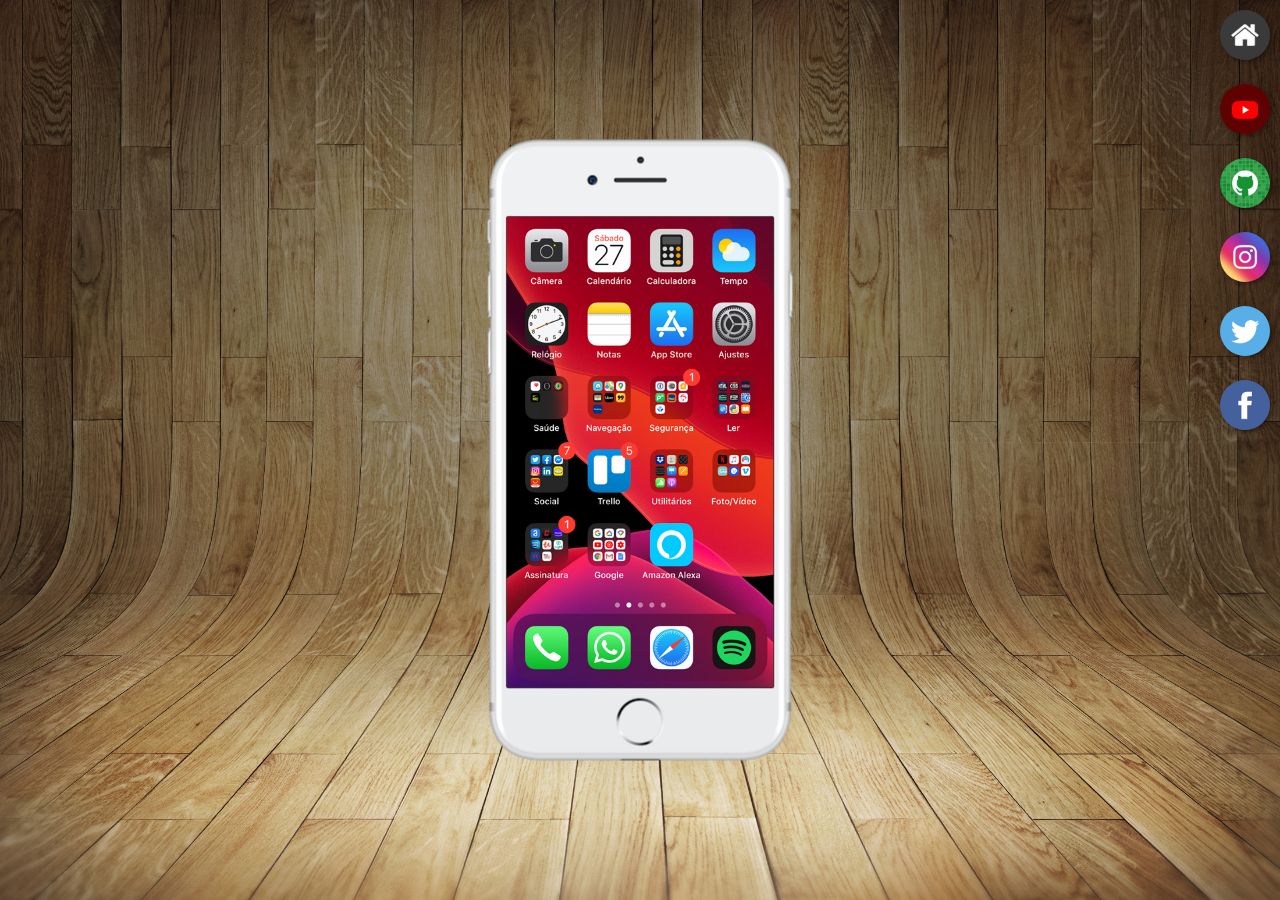
<file: index.html>
<!DOCTYPE html>
<html lang="pt-br">
<head>
    <meta charset="UTF-8">
    <meta name="viewport" content="width=device-width, initial-scale=1.0">
    <link rel="shortcut icon" href="favicon.ico" type="image/x-icon">
    <link rel="stylesheet" href="estilos/style.css">
    <title>Projeto Redes Sociais</title>
</head>
<body>
    <main>
        <section id="telefone">
            <iframe src="home.html" name="tela" id="tela" frameborder="0">Seu navegador não é compatível com isso...</iframe>
        </section>
        <section id="redes-sociais">
            <a href="home.html" target="tela"><img src="imagens/logo-home.jpg" alt=""></a><br>
            <a href="youtube.html" target="tela"><img src="imagens/logo-youtube.jpg" alt=""></a><br>
            <a href="github.html" target="tela"><img src="imagens/logo-github.jpg" alt=""></a><br>
            <a href="instagram.html" target="tela"><img src="imagens/logo-instagram.jpg" alt=""></a><br>
            <a href="#" target="tela"><img src="imagens/logo-twitter.jpg" alt=""></a><br>
            <a href="#" target="tela"><img src="imagens/logo-facebook.jpg" alt=""></a>
        </section>
    </main>
</body>
</html>
</file>
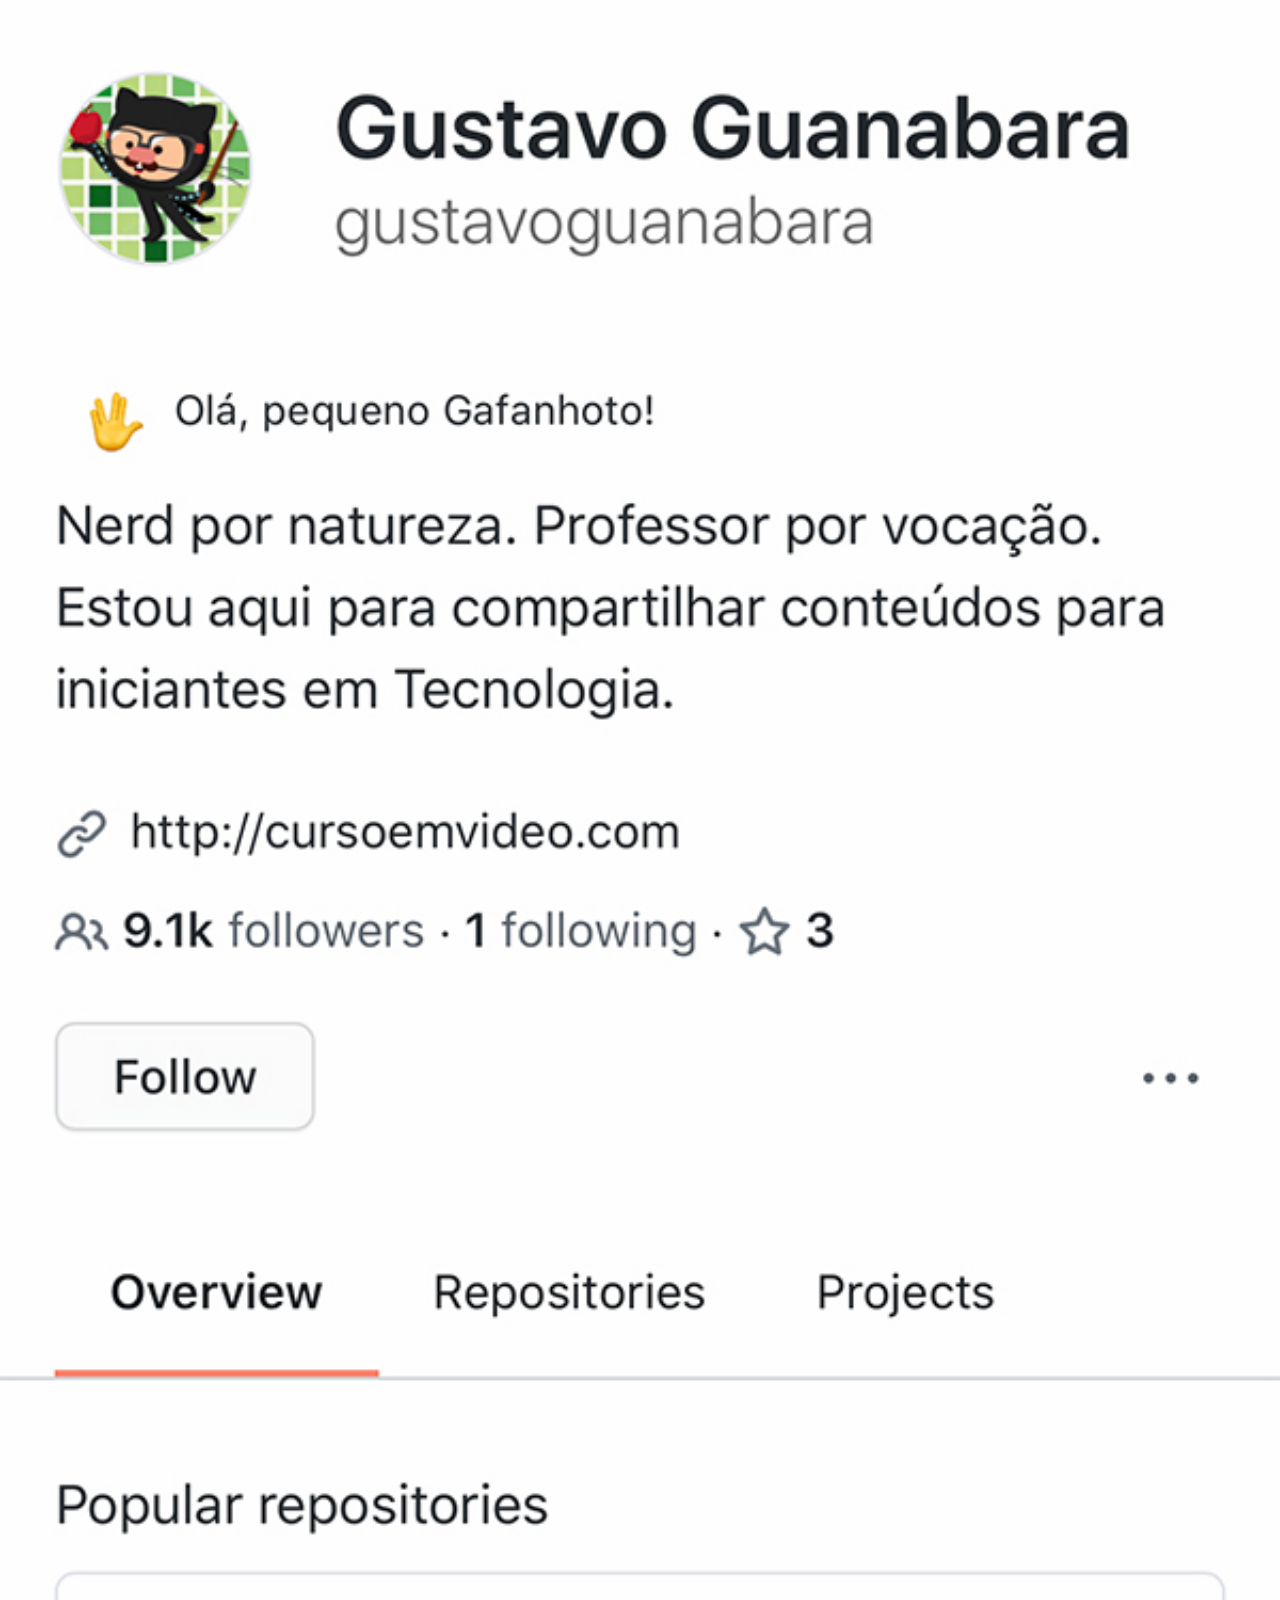
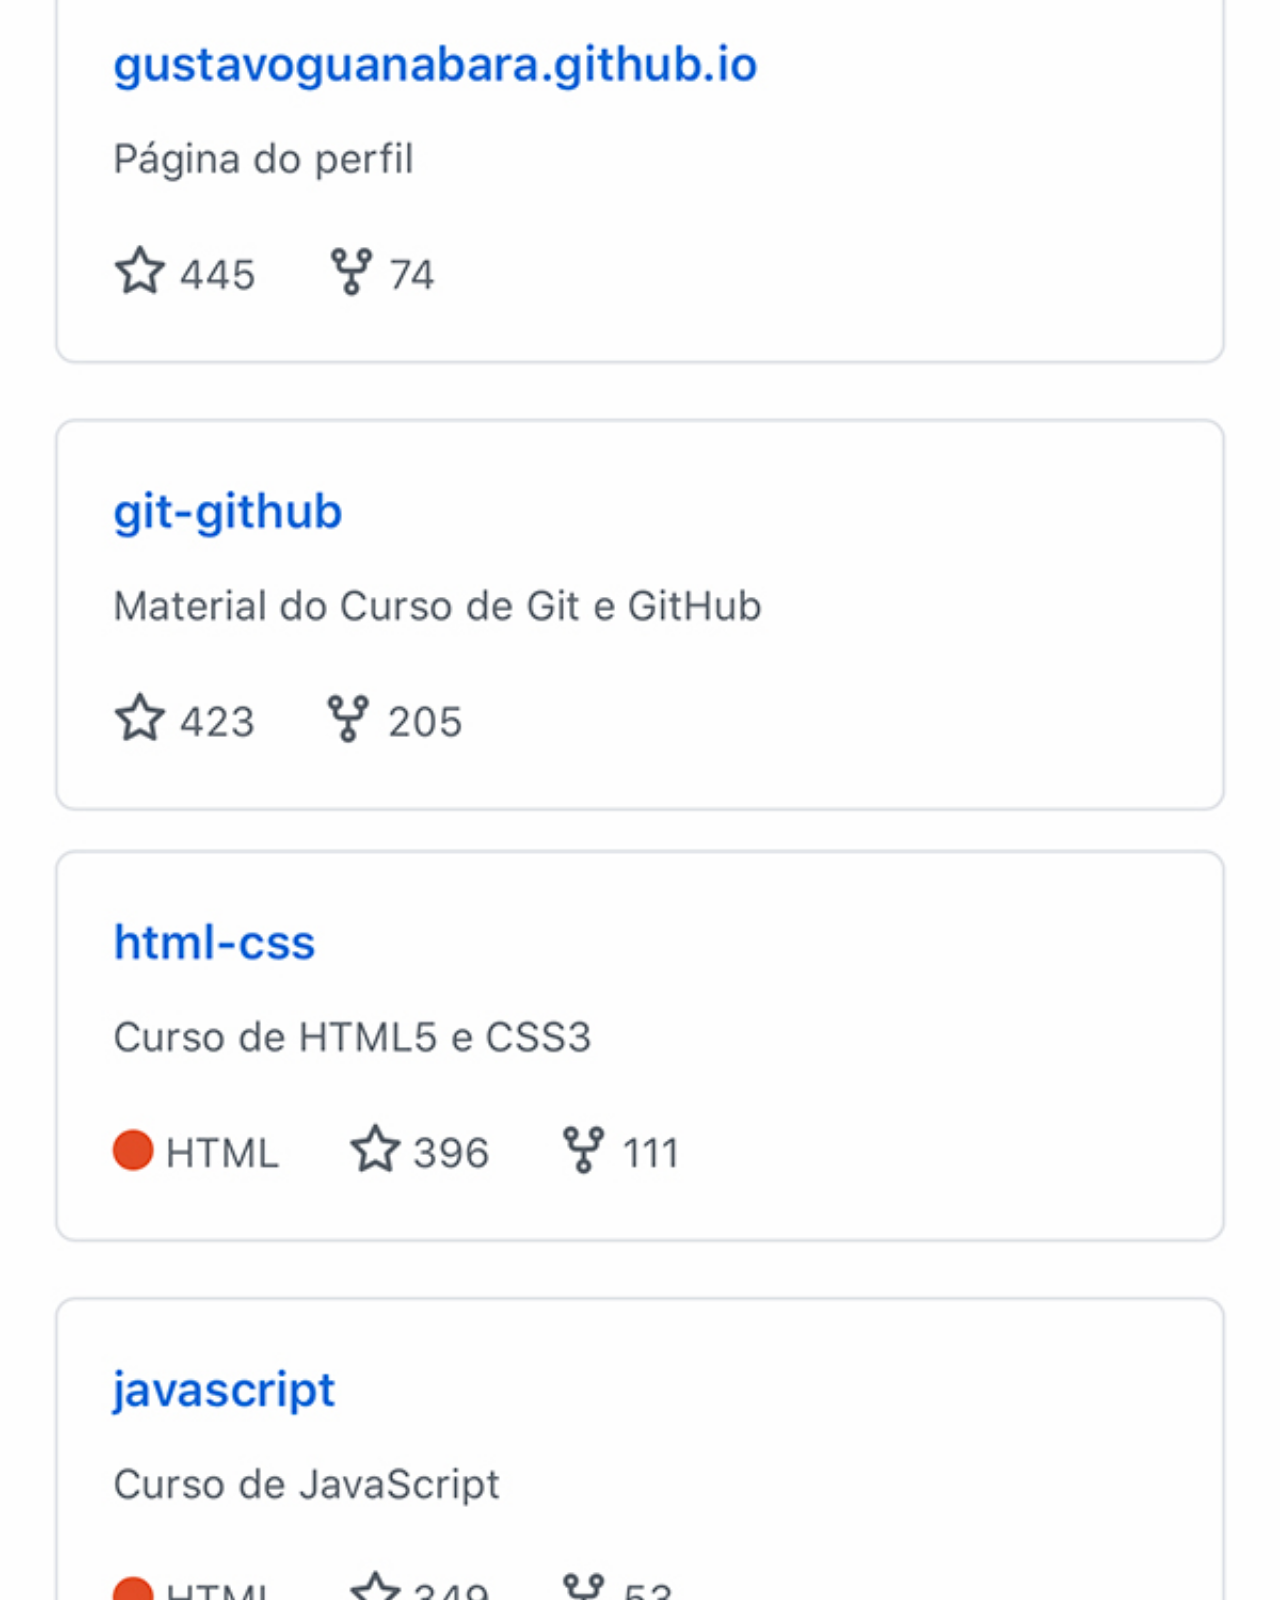
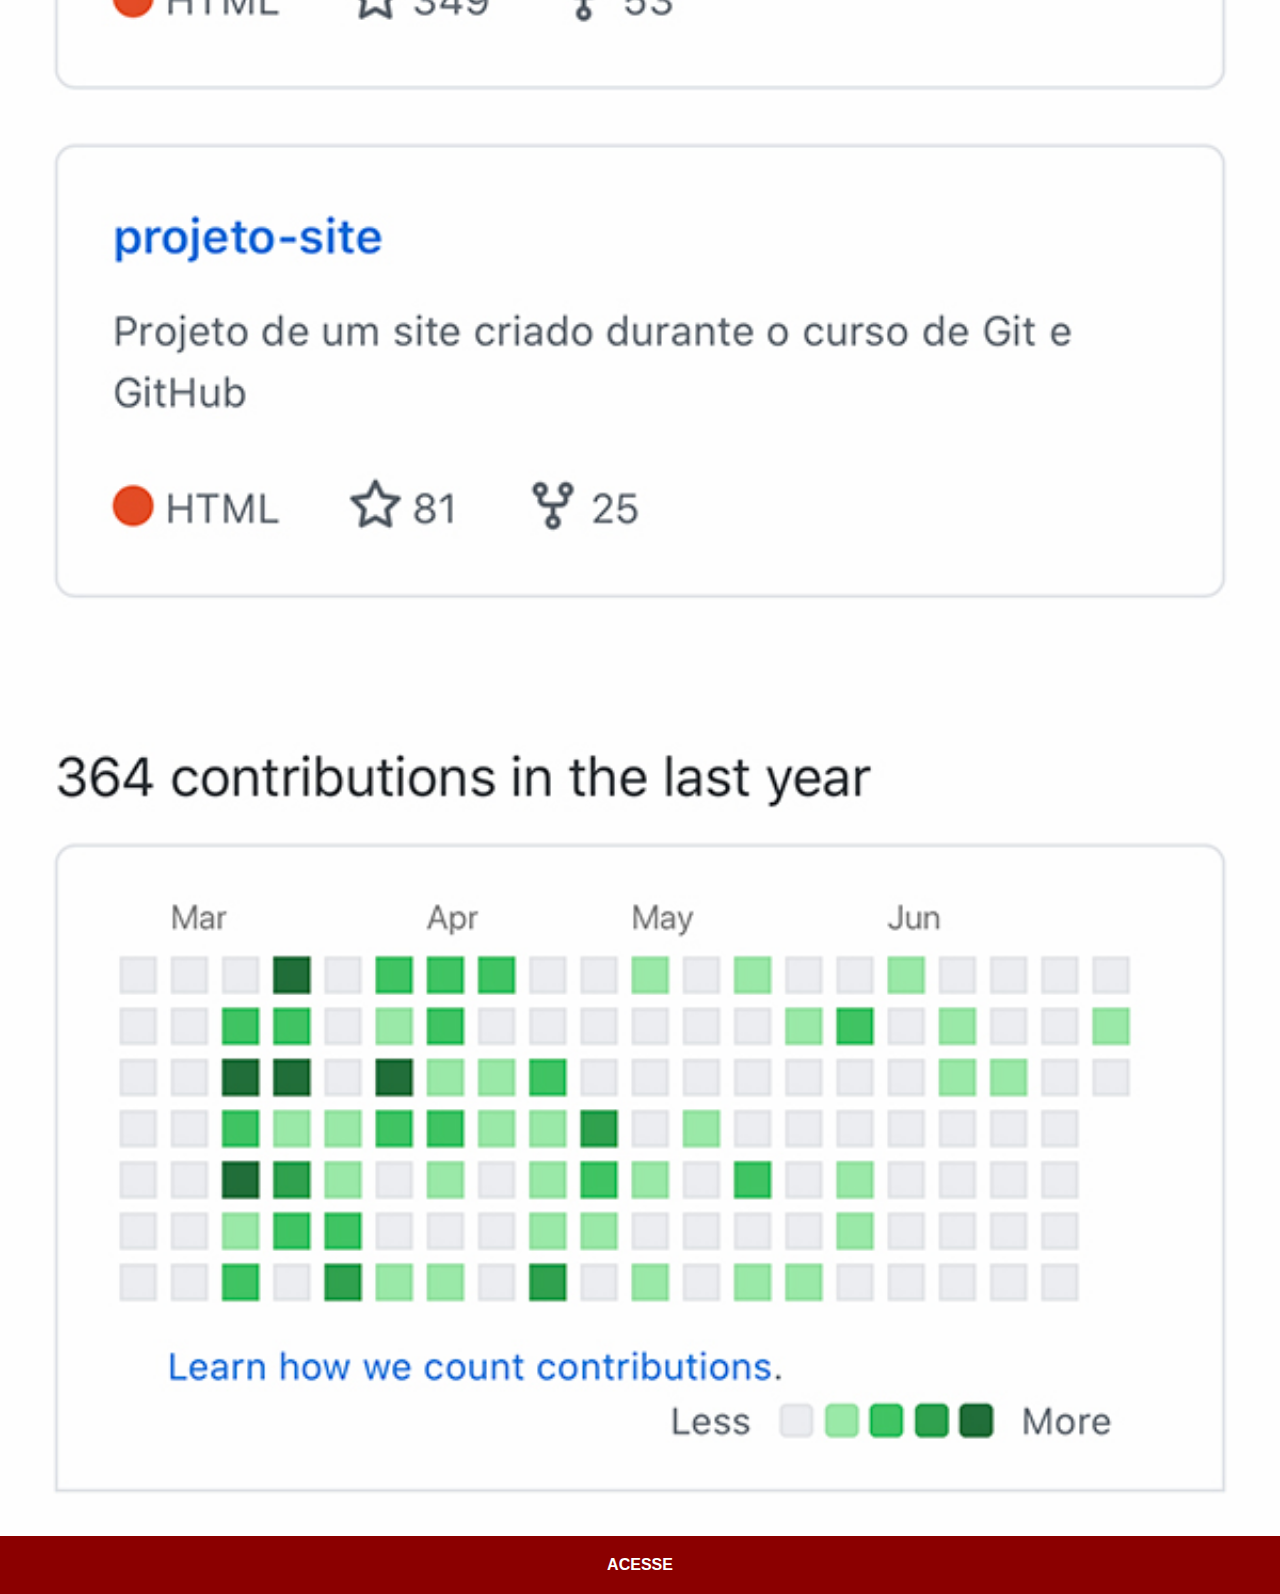
<file: github.html>
<!DOCTYPE html>
<html lang="pt-br">
<head>
    <meta charset="UTF-8">
    <meta name="viewport" content="width=device-width, initial-scale=1.0">
    <title>GitHub</title>
    <link rel="stylesheet" href="estilos/social.css">
</head>
<body>
    <img src="imagens/tela-github.jpg"alt="GitHub">
    <a href="https://github.com/alvarorubim" target="_blank">ACESSE</a>
</body>
</html>
</file>
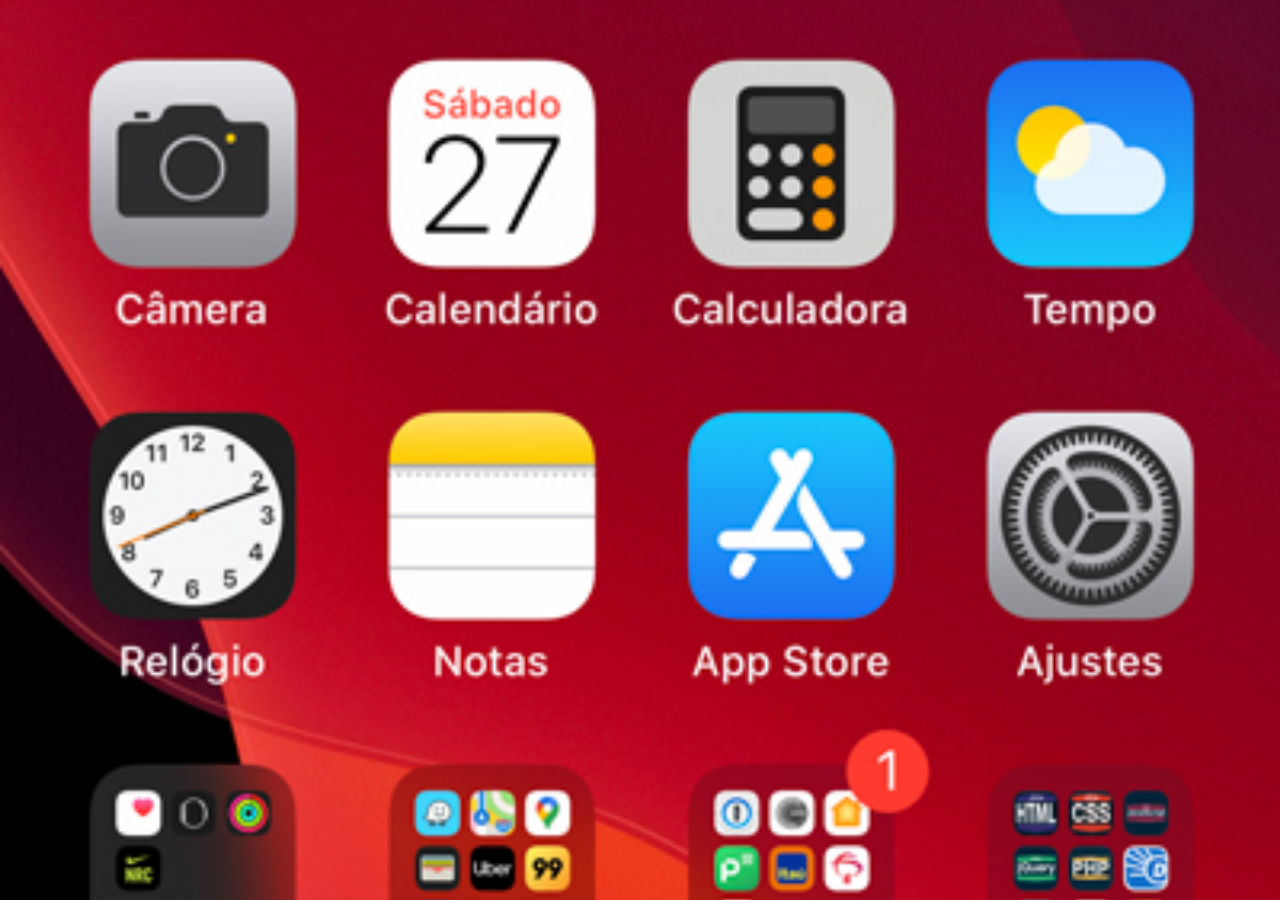
<file: home.html>
<!DOCTYPE html>
<html lang="pt-br">
<head>
    <meta charset="UTF-8">
    <meta name="viewport" content="width=device-width, initial-scale=1.0">
    <title>Home</title>
</head>
<style>
    * {
        margin: 0px;
        padding: 0px;
    }

    body {
        width: 100vw;
        height: 100vh;
        background: black url('imagens/tela-home.jpg') no-repeat top center;
        background-size: cover;
    }
</style>
<body>
    
</body>
</html>
</file>
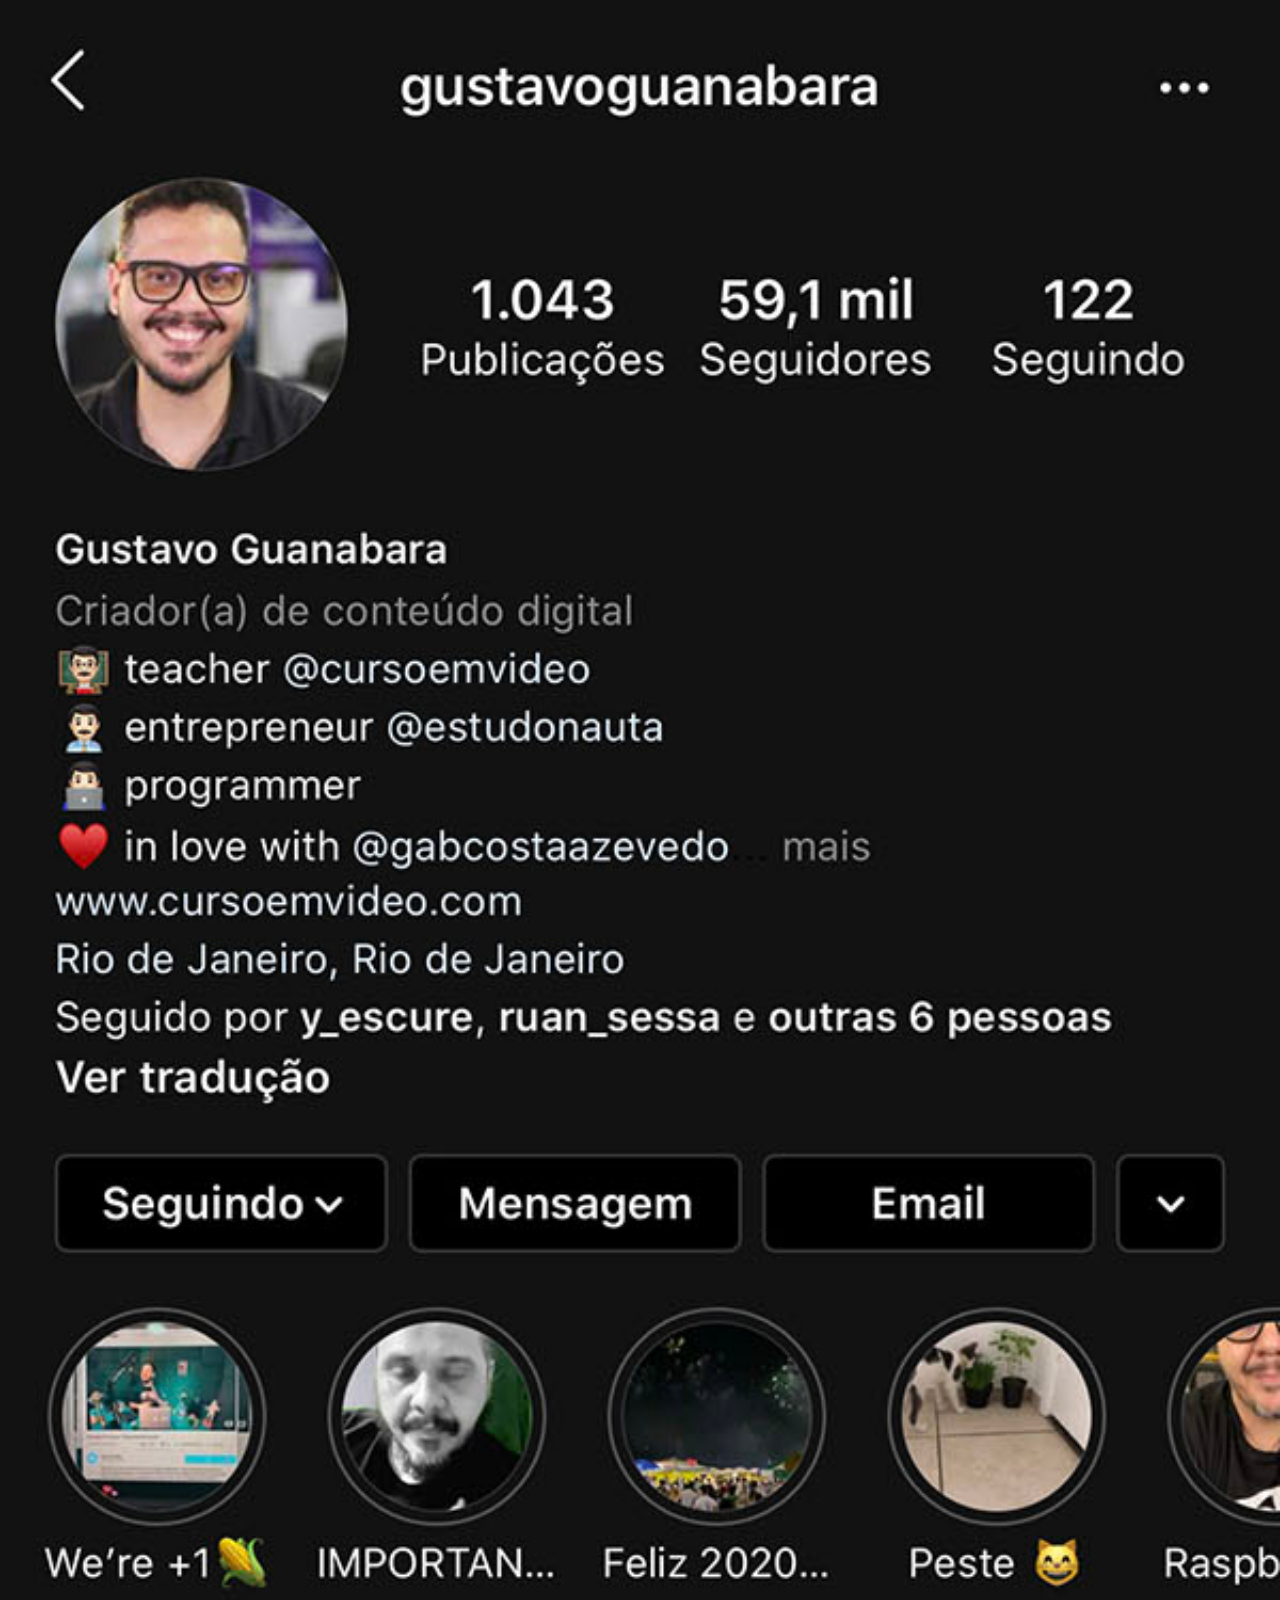
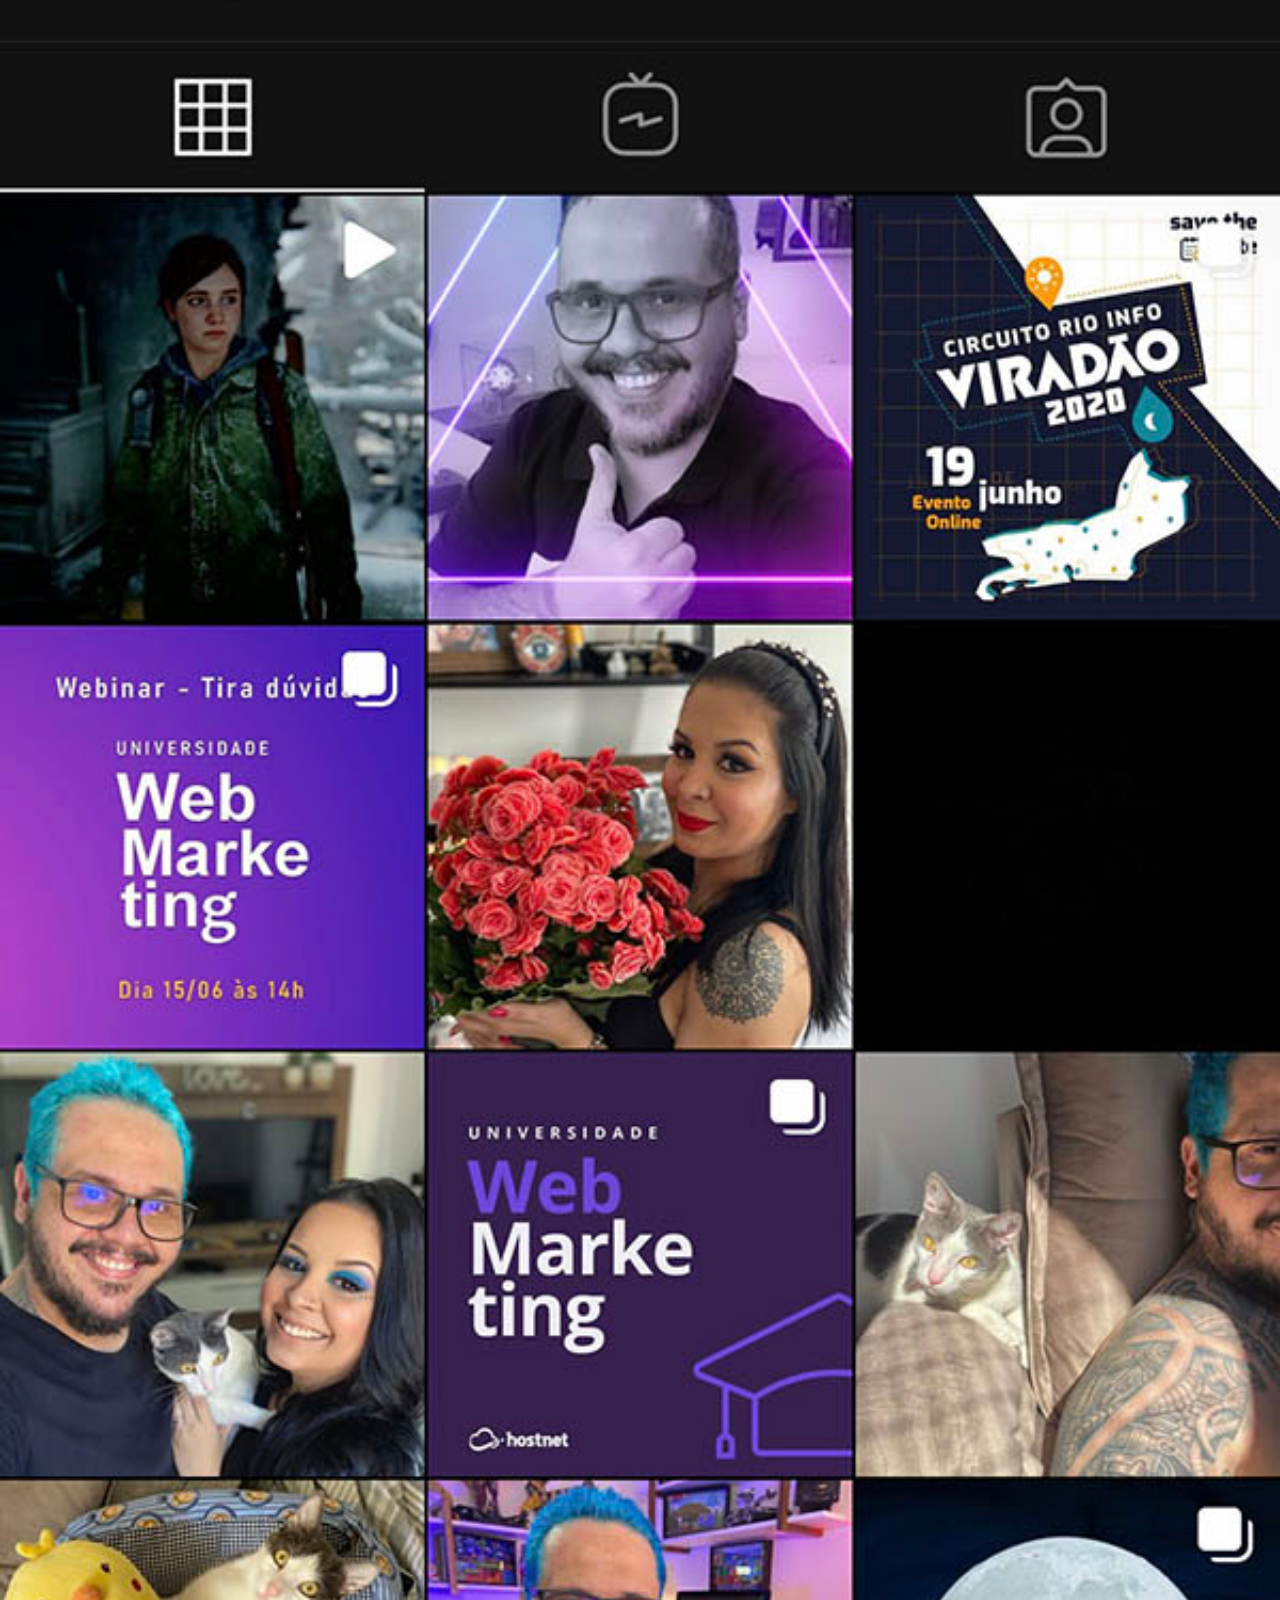
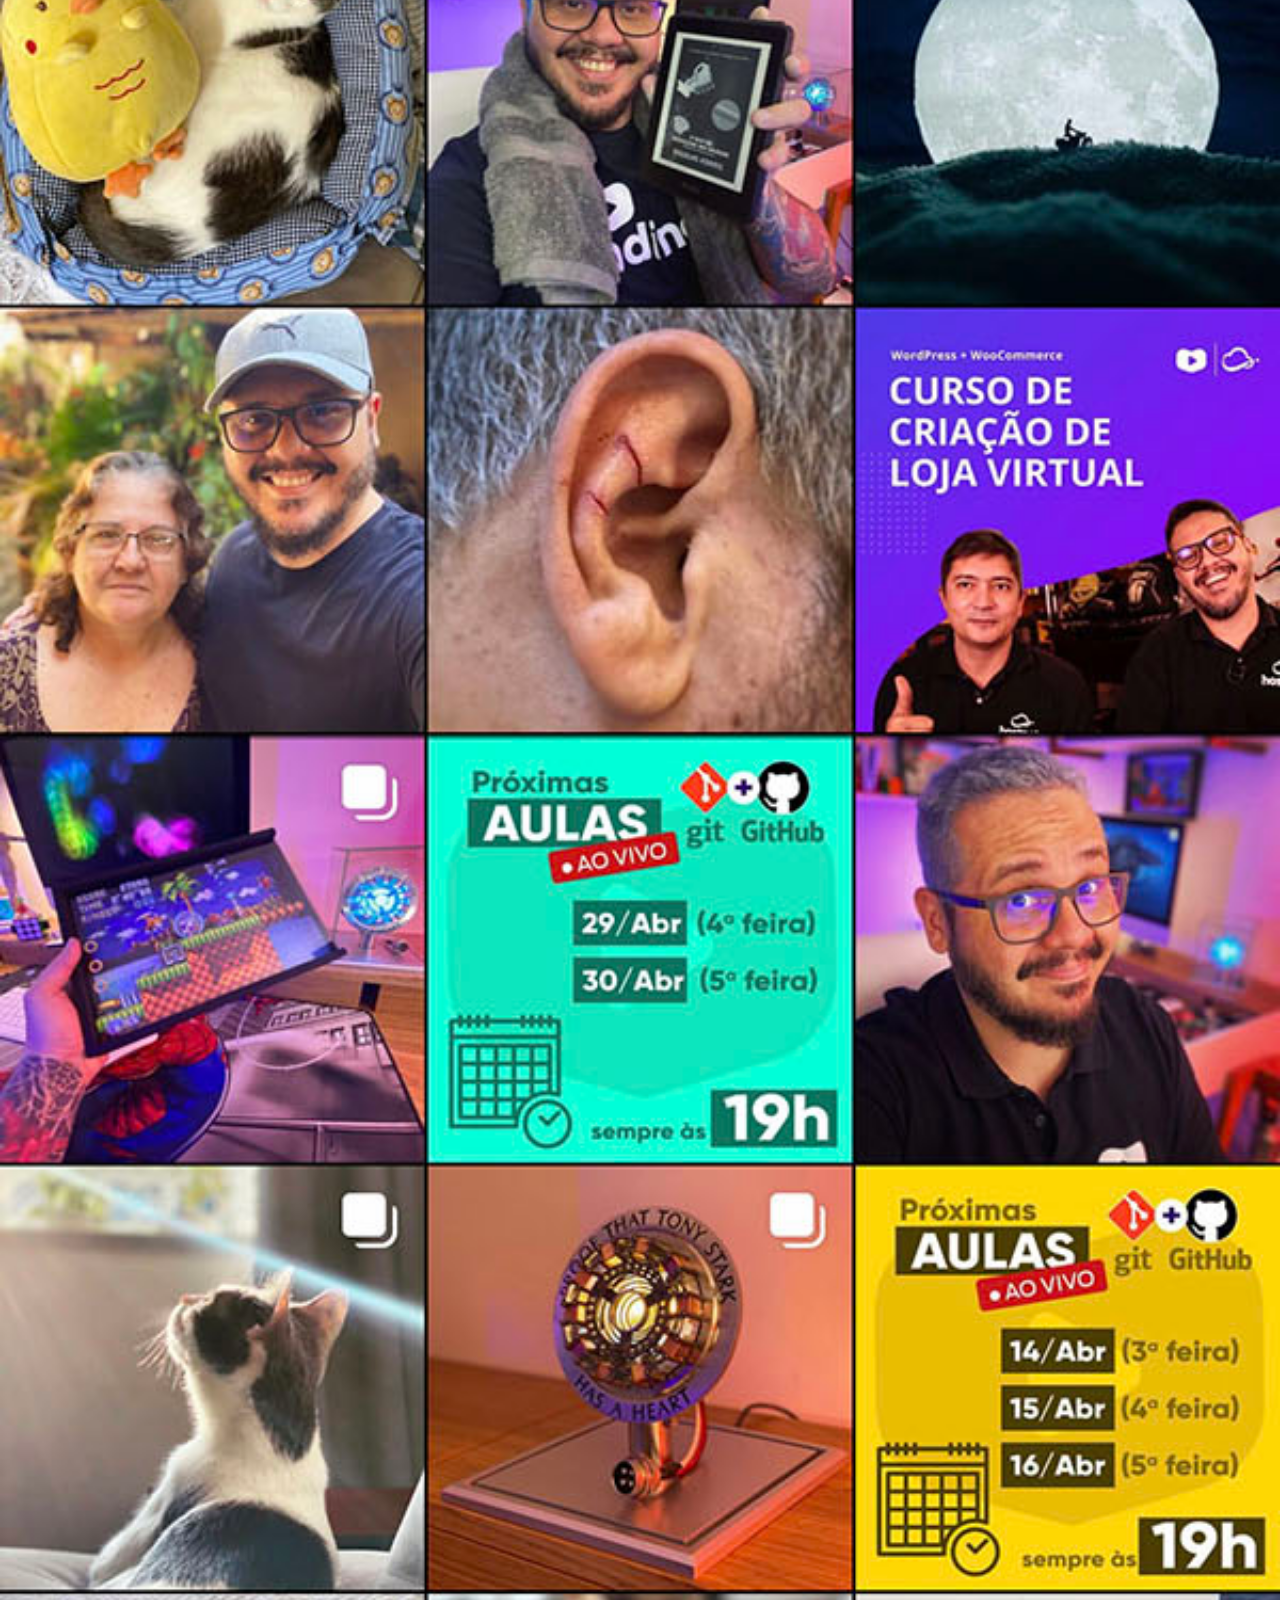
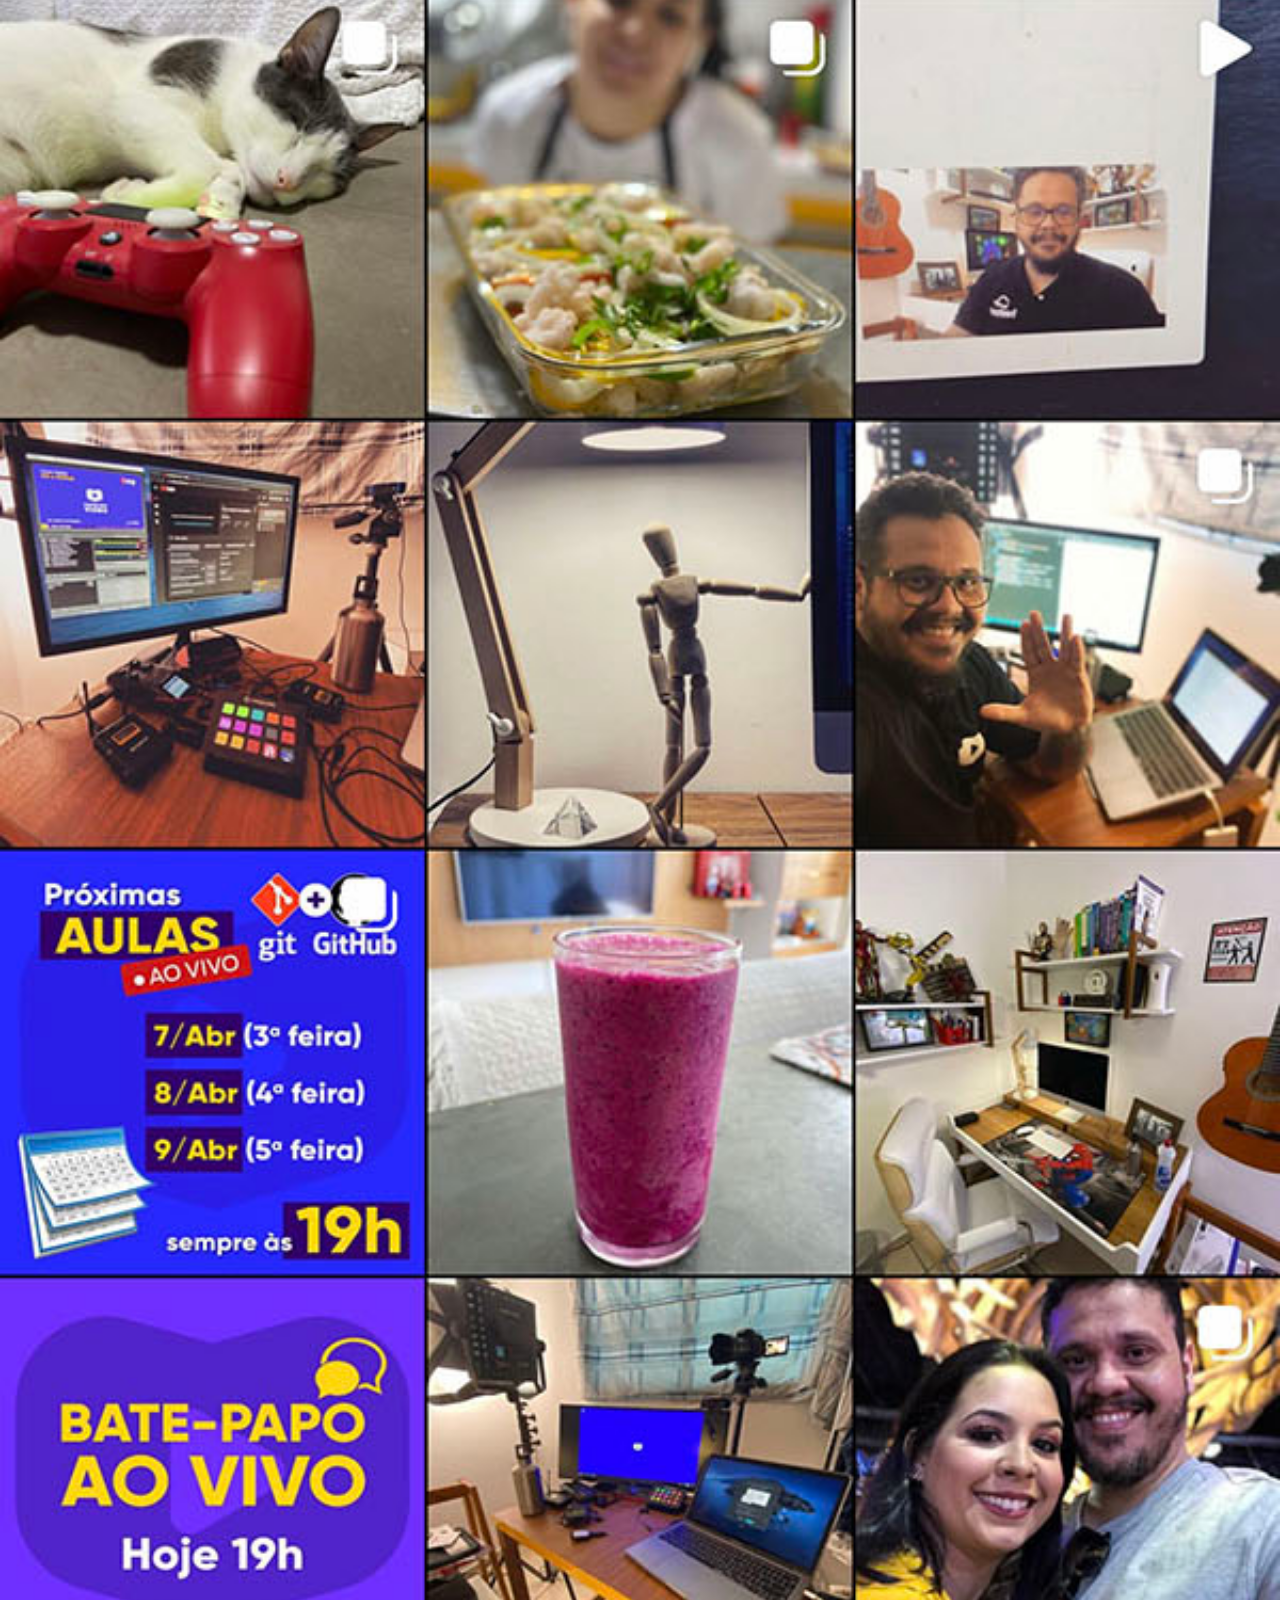
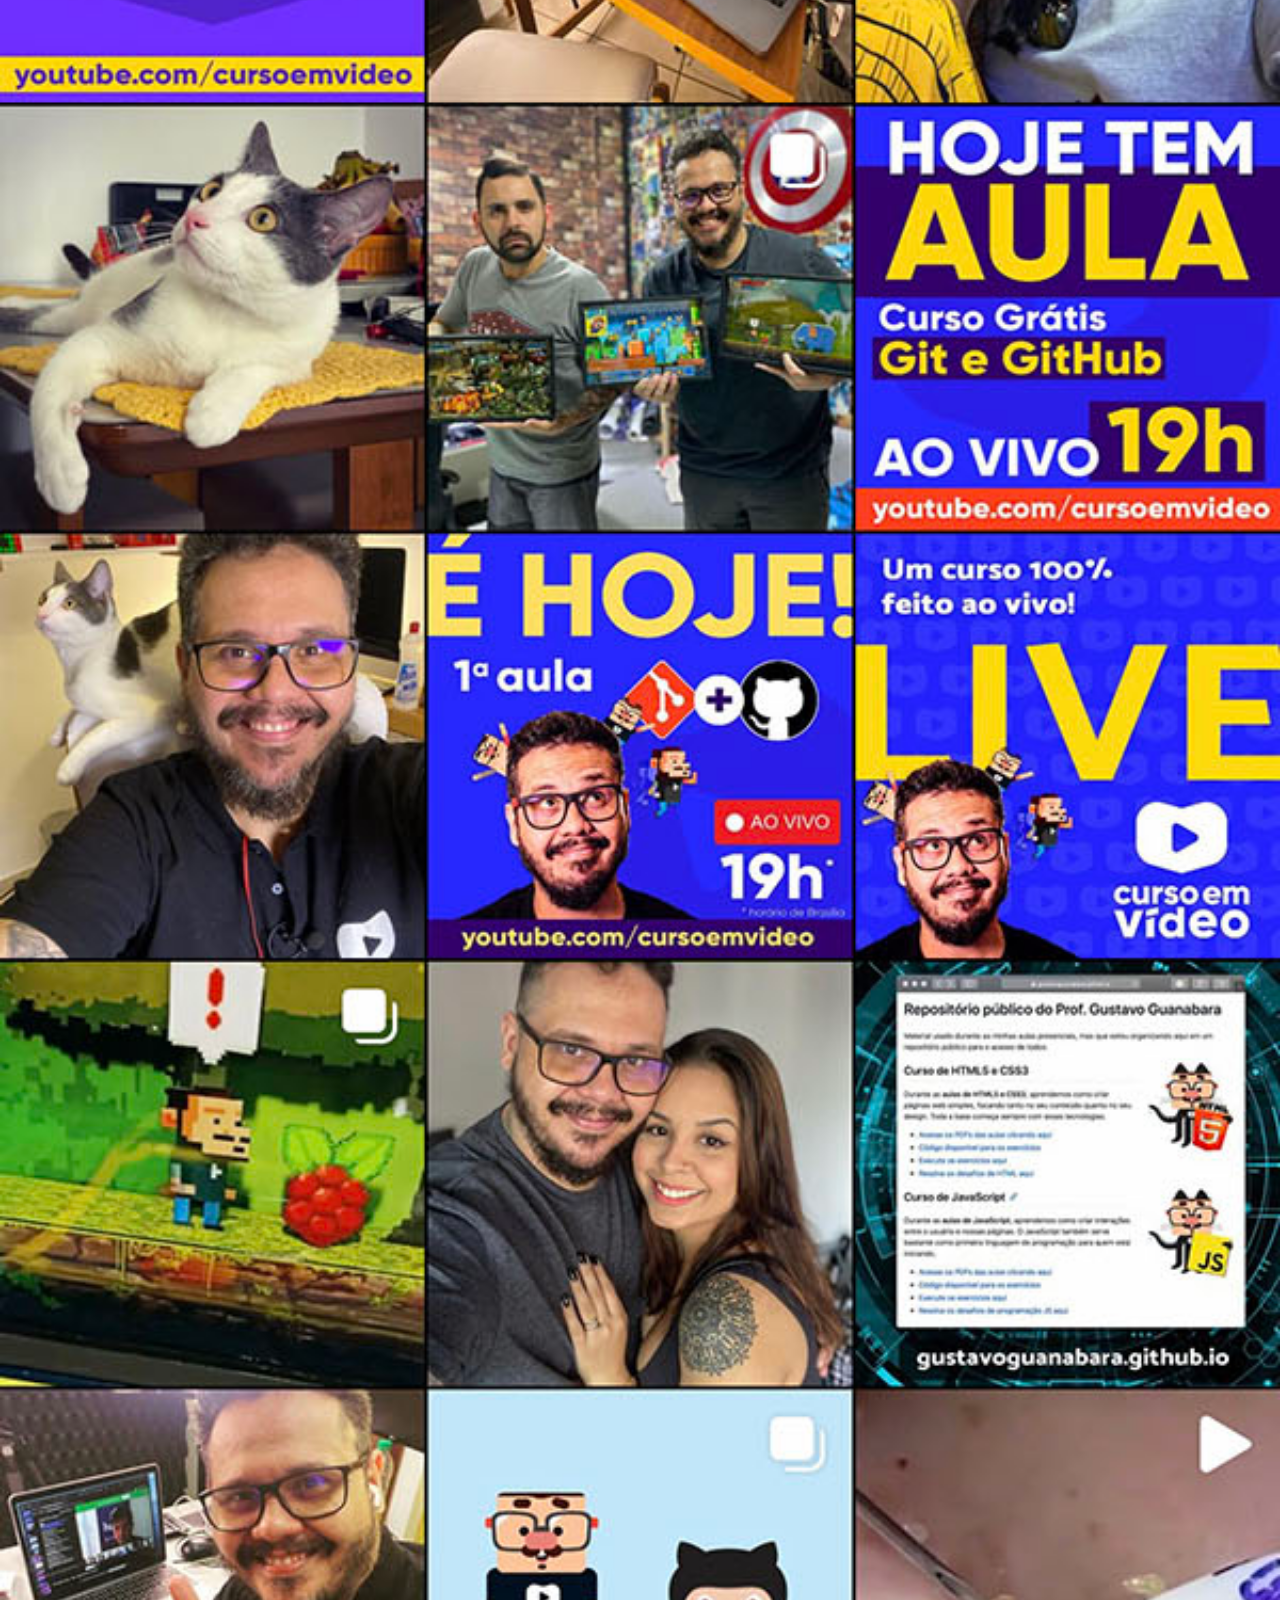
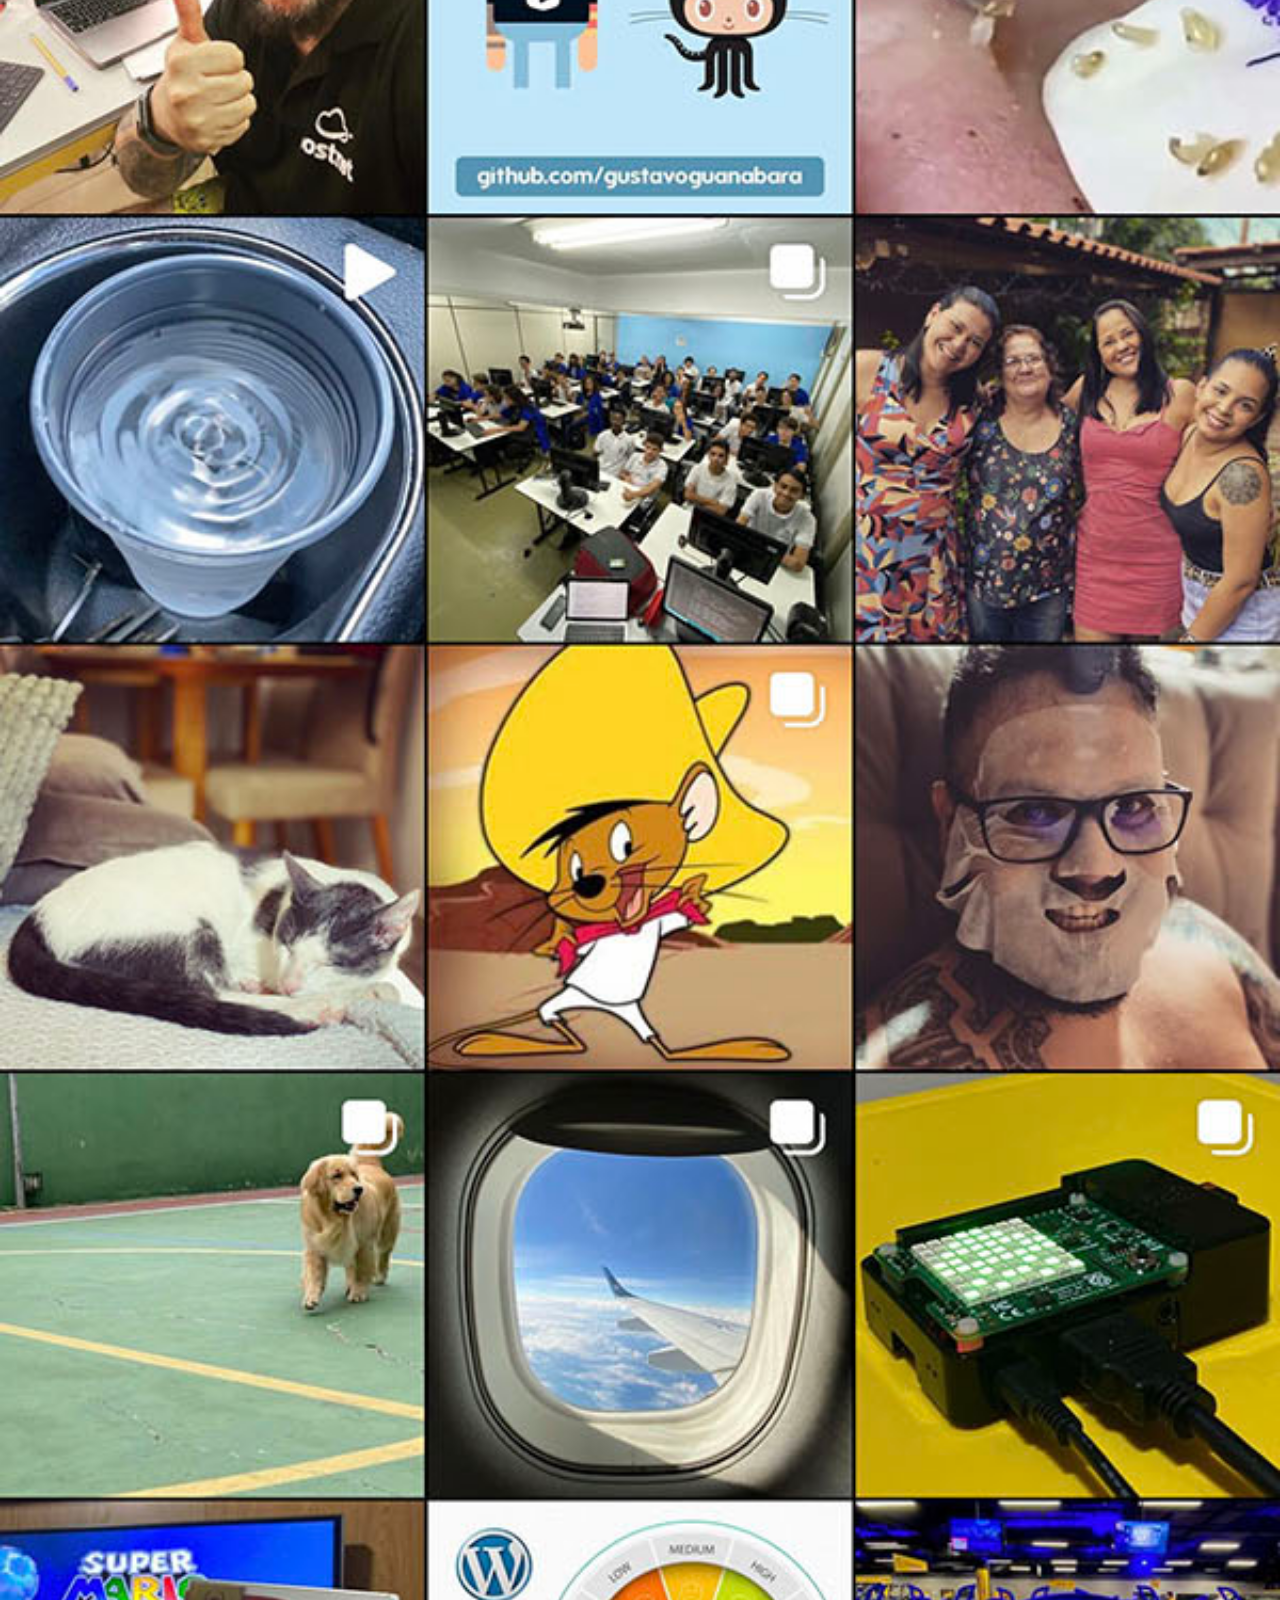
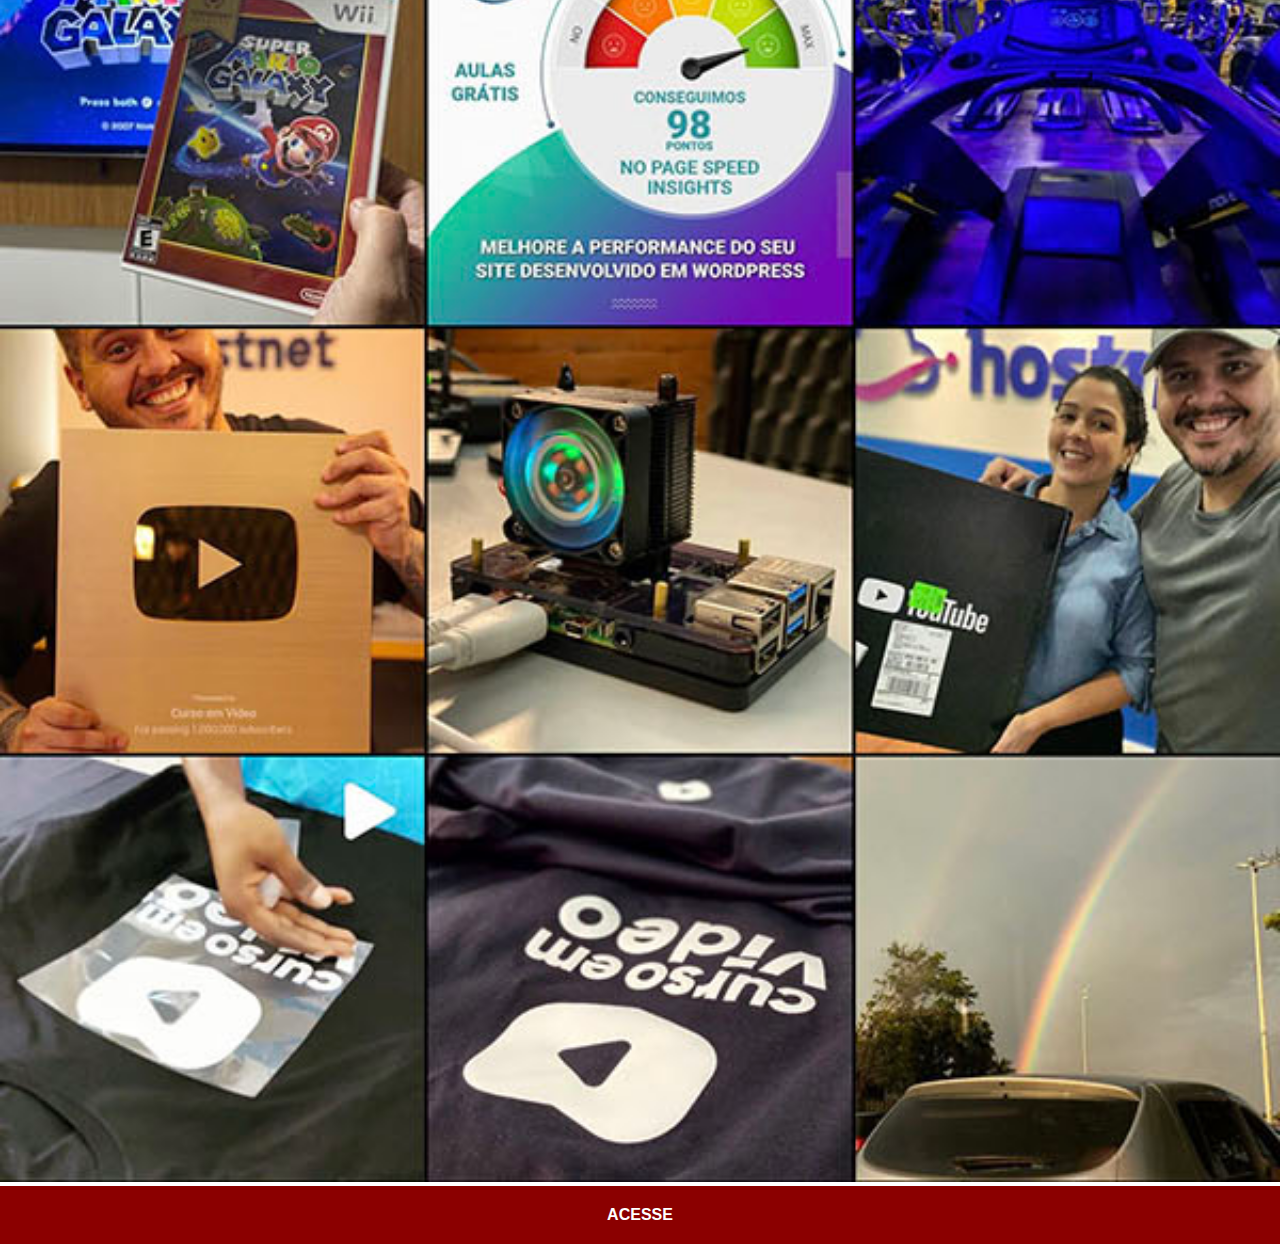
<file: instagram.html>
<!DOCTYPE html>
<html lang="pt-br">
<head>
    <meta charset="UTF-8">
    <meta name="viewport" content="width=device-width, initial-scale=1.0">
    <title>Instagram</title>
    <link rel="stylesheet" href="estilos/social.css">
</head>
<body>
    <img src="imagens/tela-instagram.jpg" alt="Instagram">
    <a href="https://www.instagram.com/">ACESSE</a>
</body>
</html>
</file>
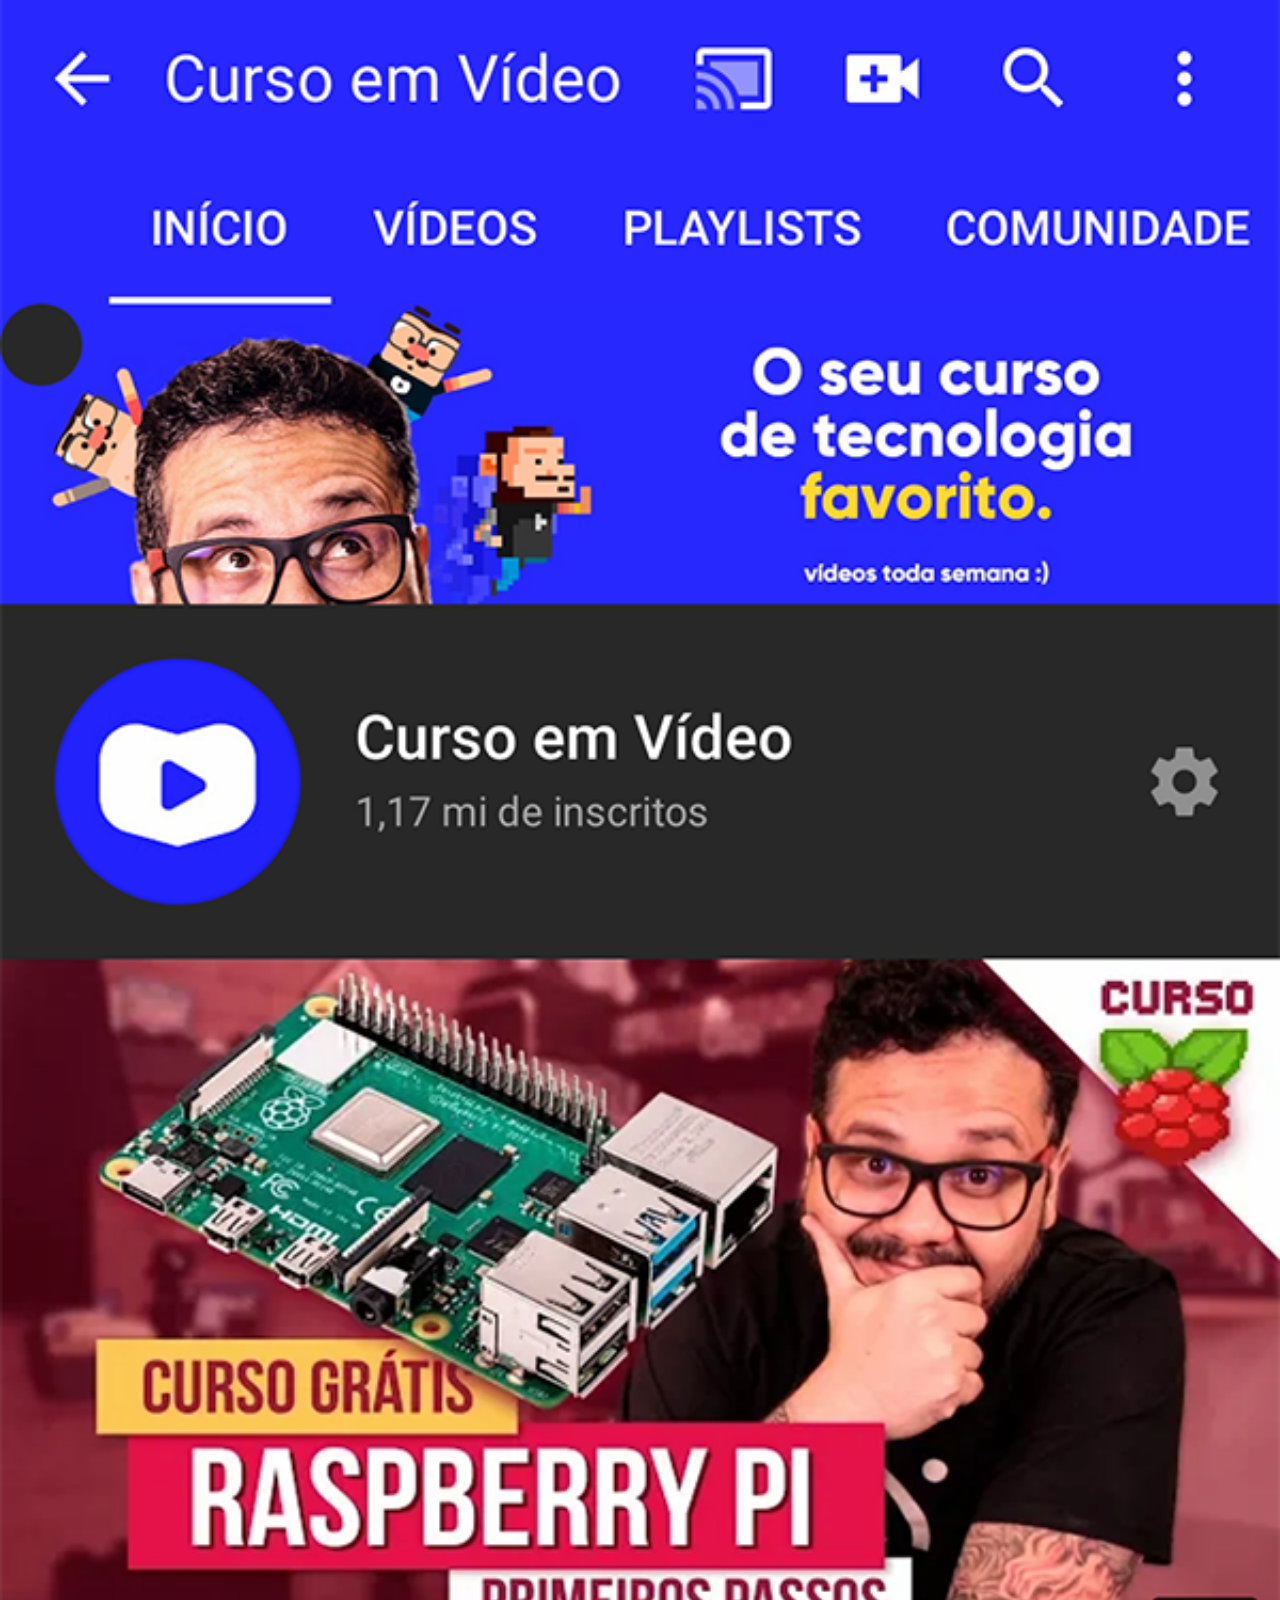
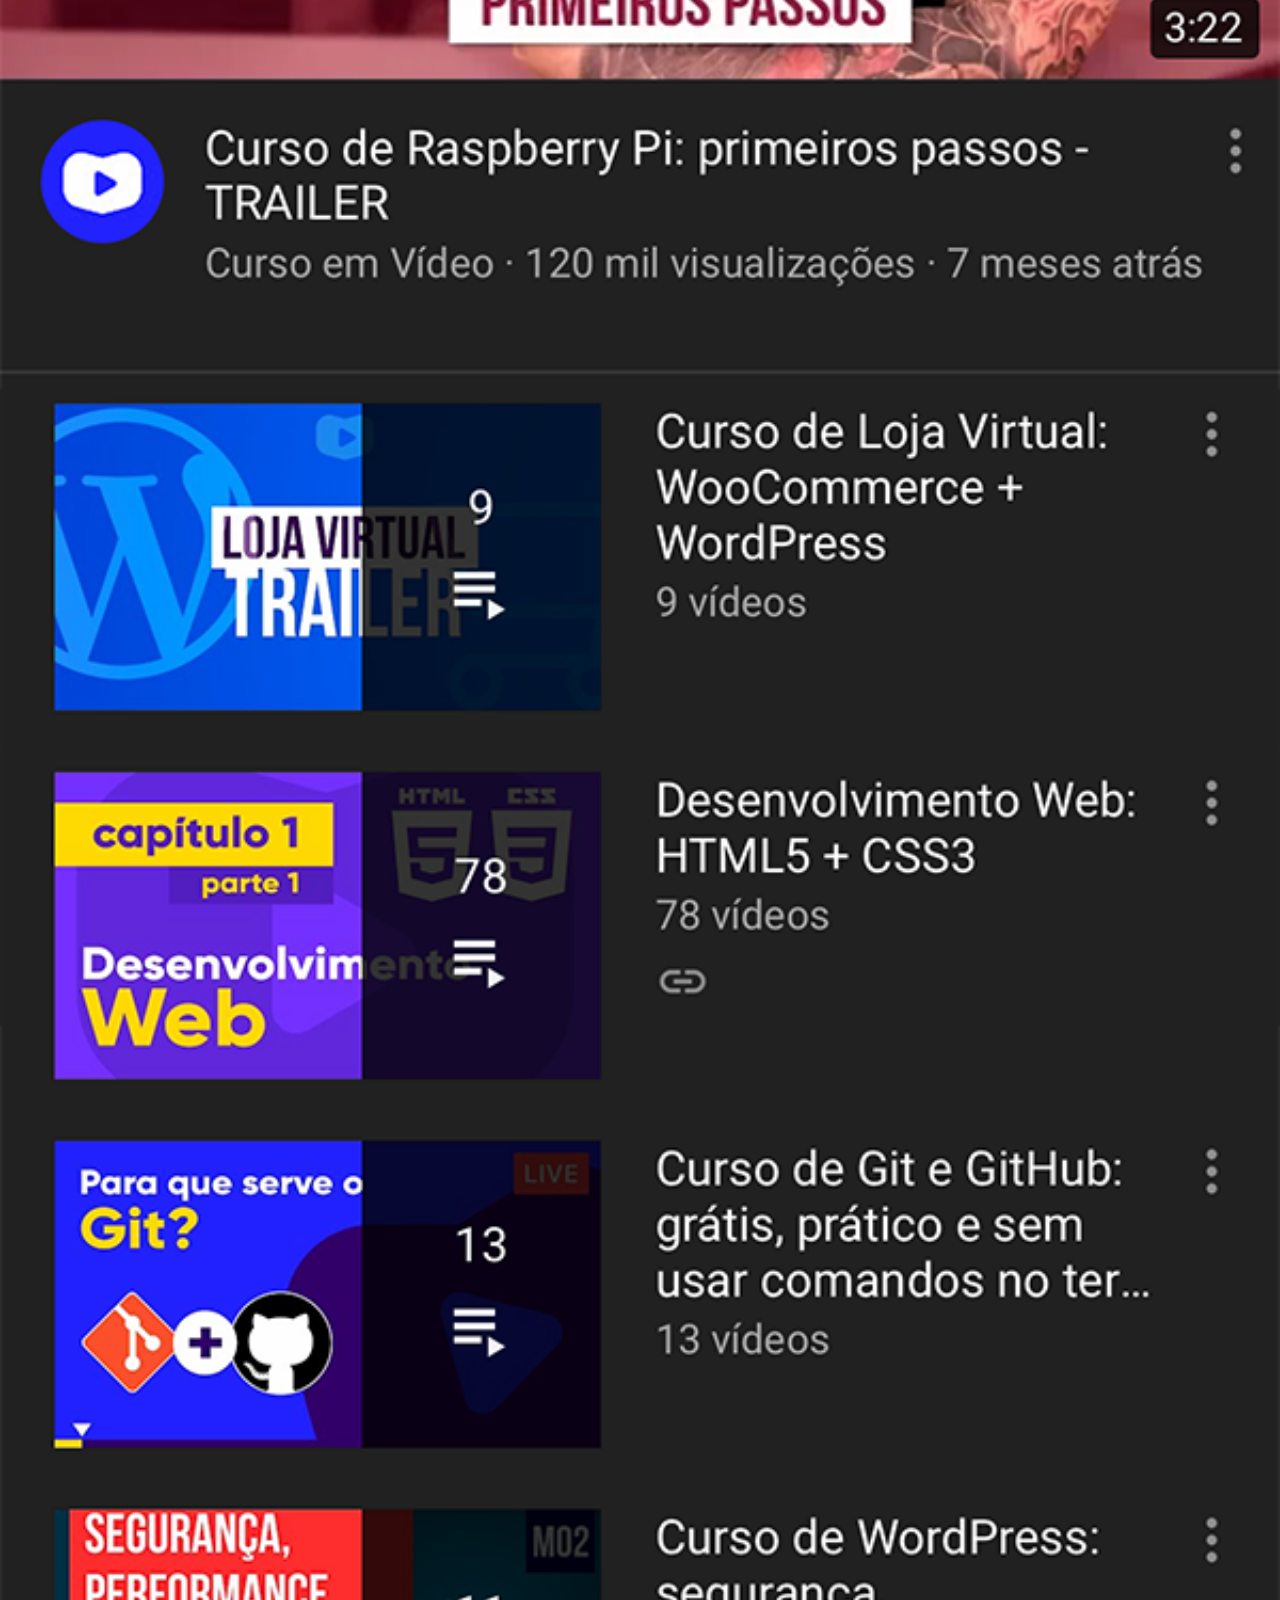
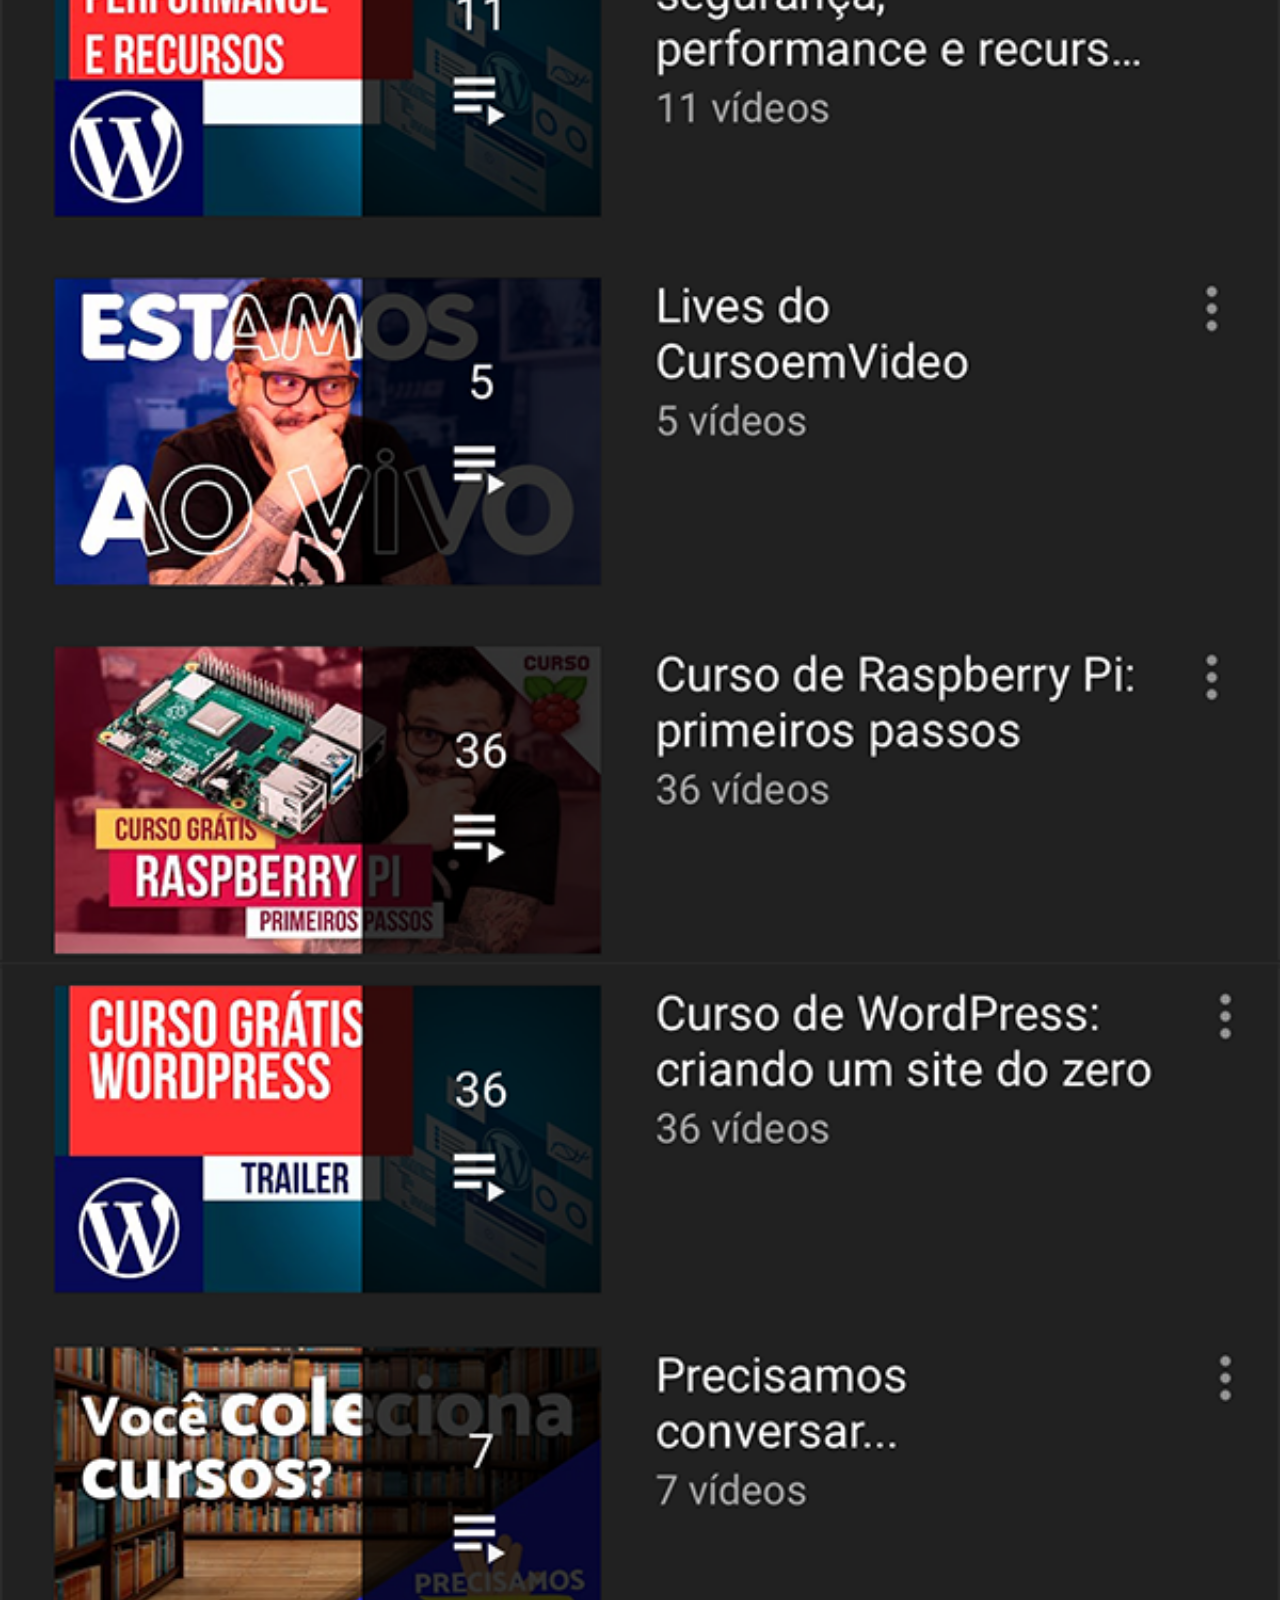
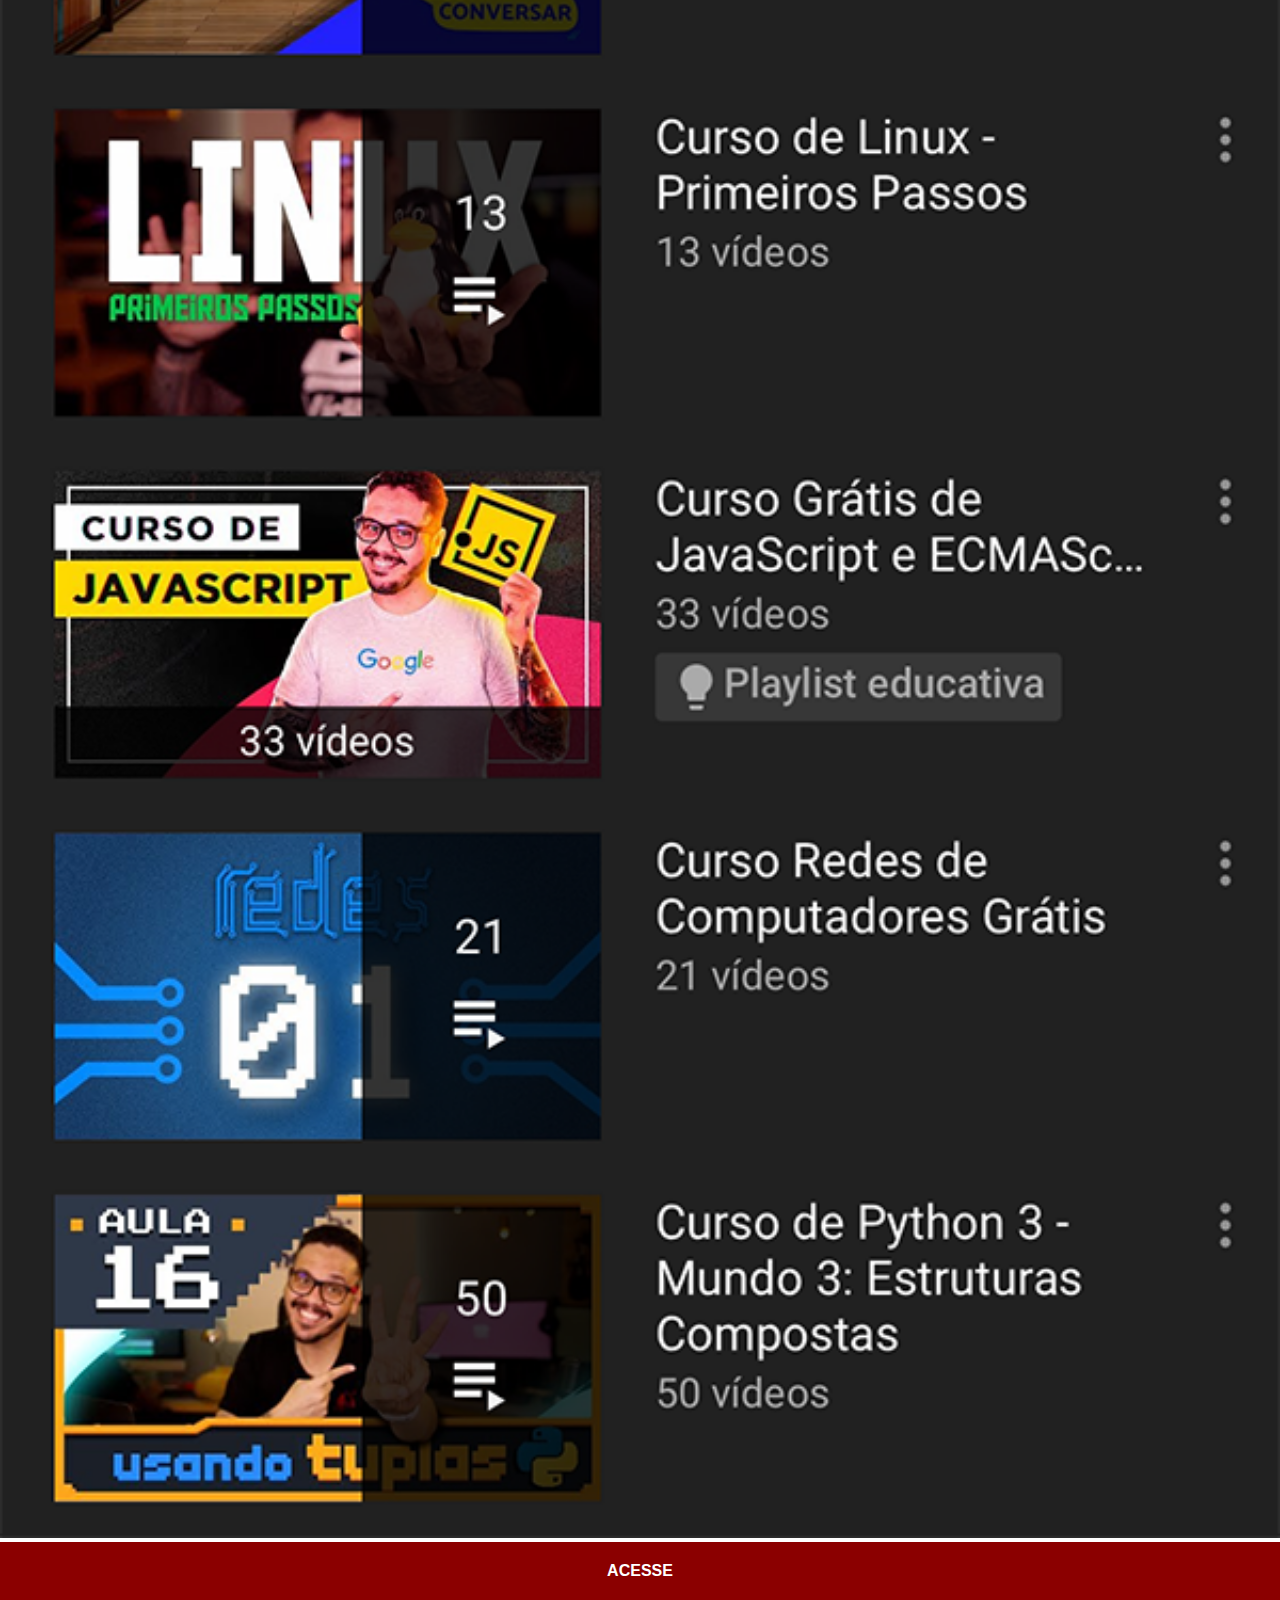
<file: youtube.html>
<!DOCTYPE html>
<html lang="pt-br">
<head>
    <meta charset="UTF-8">
    <meta name="viewport" content="width=device-width, initial-scale=1.0">
    <title>YouTube</title>
    <link rel="stylesheet" href="estilos/social.css">
</head>
<body>
    <img src="imagens/tela-youtube.png" alt="">
    <a href="https://www.youtube.com/c/CursoemV%C3%ADdeo/playlists" target="_blank">ACESSE</a>
</body>
</html>
</file>
<file: estilos/style.css>
@charset "UTF-8";

* {
    margin: 0px;
    padding: 0px;
    font-family: Arial, Helvetica, sans-serif;
}

body {
    background: url('../imagens/fundo-madeira.jpg') no-repeat top center;
    background-size: cover;
    background-attachment: fixed;
}

html, body {
    height: 100vh;
    width: 100vw;
    background-color: black;
}

main {
    height: 100vh;
    position: relative;
}

section#telefone {
    position: absolute;
    top: 50%;
    left: 50%;
    transform: translate(-50%, -50%);

    height: 627px;
    width: 311px;
    background: url('../imagens/frame-iphone.png') no-repeat;
}

iframe#tela {
    position: relative;
    top: 80px;
    left: 22px;
    width: 267px;
    height: 471px;
}

section#redes-sociais {
    text-align: right;
}

section#redes-sociais img {
    width: 50px;
    margin: 10px;
    border-radius: 50%;
    box-shadow: 2px 2px 5px rgba(0, 0, 0, 0.400);
    box-sizing: border-box;
}

section#redes-sociais img:hover {
    border: 2px solid rgba(255, 255, 255, 0.6);
    transform: translate(-3px, -3px);
    box-shadow: 5px 5px 10px rgba(0, 0, 0, 0.6);
    transition: transform .3s, border .1s;
}
</file>
<file: estilos/social.css>
@charset "UTF-8";

* {
    margin: 0px;
    padding: 0px;
    font-family: Arial, Helvetica, sans-serif;
}

::-webkit-scrollbar {
    width: 0px;
    height: 0px;
}

img {
    width: 100vw;

}

a {
    display: block;
    background-color: darkred;
    color: white;
    padding: 20px;
    text-align: center;
    font-weight: bolder;
    text-decoration: none;
}

a:hover {
    background-color: red;
}
</file>
